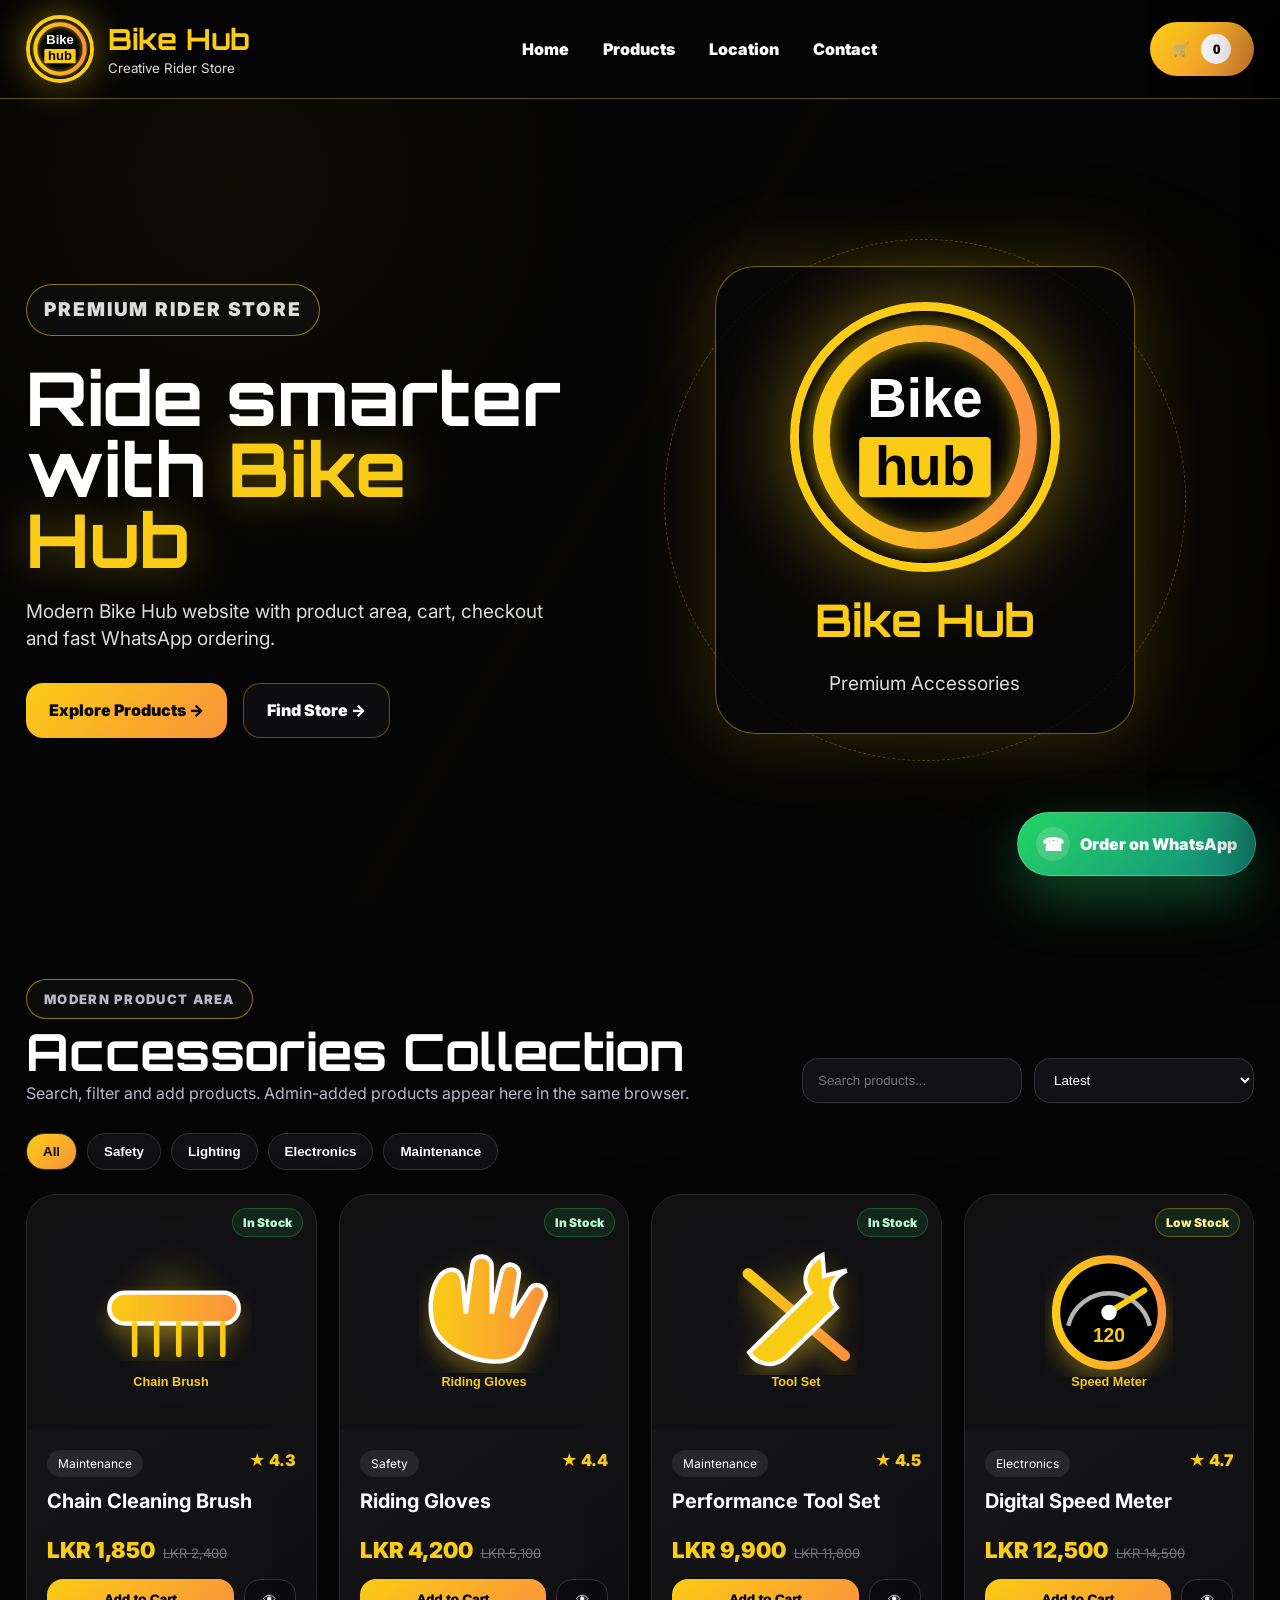
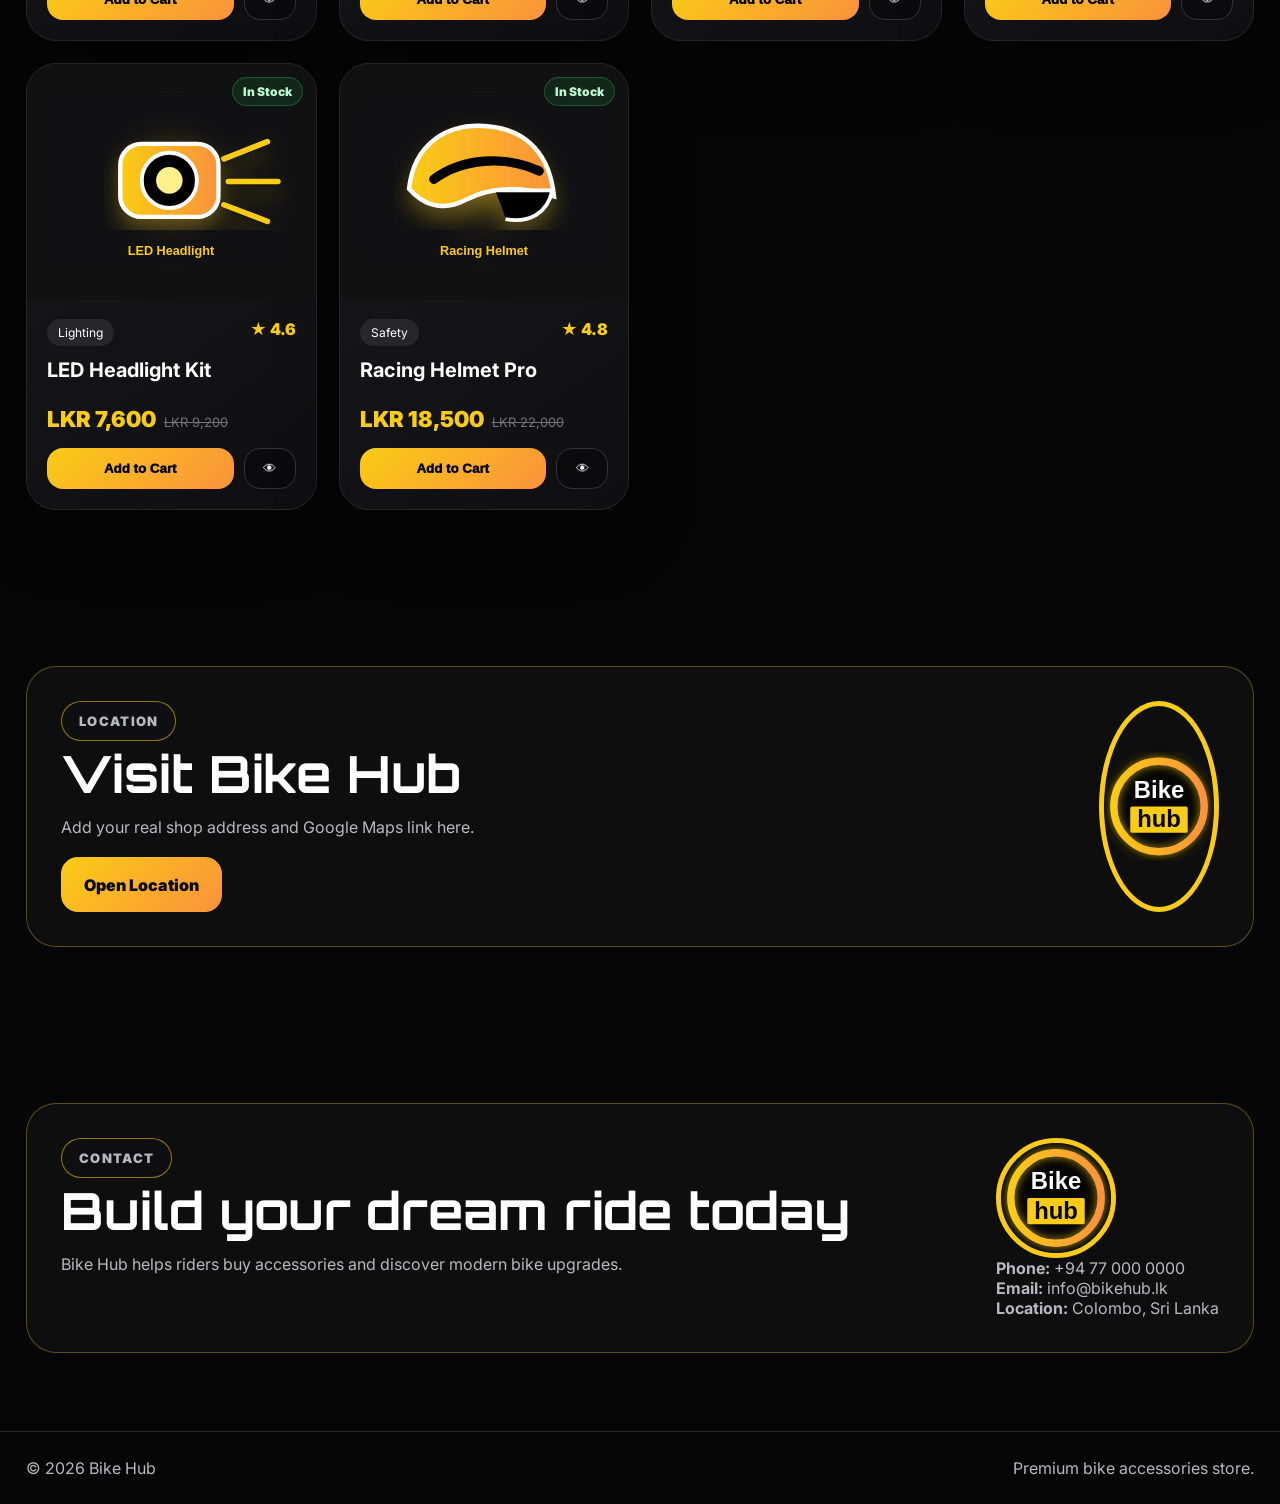
<file: index.html>
<!DOCTYPE html>
<html lang="en">
<head>
  <meta charset="UTF-8"><meta name="viewport" content="width=device-width, initial-scale=1.0">
  <title>Bike Hub | Premium Bike Accessories</title>
  <link rel="stylesheet" href="assets/css/style.css"><link rel="icon" href="assets/images/logo.svg">
  <link href="https://fonts.googleapis.com/css2?family=Orbitron:wght@500;700;900&family=Inter:wght@400;500;600;700;800;900&display=swap" rel="stylesheet">
</head>
<body>
<header class="site-header"><div class="container nav-wrap">
  <a class="brand" href="#home"><img src="assets/images/logo.svg"><span><strong>Bike Hub</strong><small>Creative Rider Store</small></span></a>
  <nav class="nav"><a href="#home">Home</a><a href="#products">Products</a><a href="#location">Location</a><a href="#contact">Contact</a></nav>
  <button class="cart-pill" id="openCart">🛒 <span id="cartCount">0</span></button>
</div></header>
<main>
<section class="hero" id="home"><div class="container hero-grid">
  <div><p class="kicker">Premium Rider Store</p><h1>Ride smarter<br>with <span>Bike</span><br><span>Hub</span></h1><p>Modern Bike Hub website with product area, cart, checkout and fast WhatsApp ordering.</p><div class="hero-actions"><a href="#products" class="btn primary">Explore Products →</a><a href="#location" class="btn ghost">Find Store →</a></div></div>
  <div class="logo-stage"><div class="hero-logo"><img src="assets/images/logo.svg"><h2>Bike Hub</h2><p>Premium Accessories</p></div></div>
</div></section>
<section class="section" id="products"><div class="container">
  <div class="section-head"><div><p class="kicker">Modern Product Area</p><h2>Accessories Collection</h2><p>Search, filter and add products. Admin-added products appear here in the same browser.</p></div><div class="toolbar"><input id="search" placeholder="Search products..."><select id="sort"><option value="latest">Latest</option><option value="low">Price Low to High</option><option value="high">Price High to Low</option><option value="stock">Stock Available</option></select></div></div>
  <div class="pills" id="pills"></div><div class="grid" id="grid"></div>
</div></section>
<section class="section" id="location"><div class="container contact"><div><p class="kicker">Location</p><h2>Visit Bike Hub</h2><p style="margin:12px 0 20px">Add your real shop address and Google Maps link here.</p><a class="btn primary" href="https://share.google/Y3x25ZjLcrM0lJzkl" target="_blank">Open Location</a></div><img class="contact-logo" src="assets/images/logo.svg"></div></section>
<section class="section" id="contact"><div class="container contact"><div><p class="kicker">Contact</p><h2>Build your dream ride today</h2><p style="margin-top:12px">Bike Hub helps riders buy accessories and discover modern bike upgrades.</p></div><div><img class="contact-logo" src="assets/images/logo.svg"><p><b>Phone:</b> +94 77 000 0000</p><p><b>Email:</b> info@bikehub.lk</p><p><b>Location:</b> Colombo, Sri Lanka</p></div></div></section>
</main>
<aside class="drawer" id="drawer"><div class="drawer-head"><h2>Bike Hub Cart</h2><button id="closeCart">×</button></div><div class="items" id="items"></div><div class="drawer-foot"><div class="total"><span>Total</span><strong id="total">LKR 0</strong></div><button class="btn primary full" id="checkoutBtn">Purchase / Place Order</button>
<button class="btn whatsapp-btn full" id="whatsappCartBtn" type="button">Order Cart on WhatsApp</button></div></aside>
<div class="modal" id="checkoutModal"><form class="modal-card" id="checkoutForm"><div class="modal-head"><div><h2>Place Your Order</h2><p style="color:var(--muted)">Enter your details to place your Bike Hub order.</p></div><button type="button" class="modal-close" id="closeCheckout">×</button></div>
<div class="form-grid"><label>Customer Name<input id="customerName" required></label><label>Phone<input id="phone" required></label><label>Email<input id="email"></label><label>Delivery Address<textarea id="address" required></textarea></label><label class="full-field">Order Note<textarea id="note"></textarea></label></div>
<div class="payments"><label class="pay active"><input type="radio" name="payment" value="COD" checked><b>💵 Cash on Delivery</b></label><label class="pay"><input type="radio" name="payment" value="CARD_DEMO"><b>💳 Card Demo</b></label></div>
<div class="cardbox" id="cardbox"><p style="color:#fef08a;margin-bottom:12px">Demo only. Do not use real card details.</p><div class="form-grid"><label>Card Number<input id="cardNumber" maxlength="19" placeholder="4111 1111 1111 1111"></label><label>CVV<input id="cvv" maxlength="4"></label></div></div>
<div class="total"><span>Total</span><strong id="checkoutTotal">LKR 0</strong></div><button class="btn primary full">Confirm Order</button><p id="msg" style="color:var(--yellow);font-weight:900;margin-top:12px"></p></form></div>

<div class="modal" id="inspectModal">
  <div class="modal-card inspect-card">
    <div class="modal-head">
      <div>
        <p class="kicker">Product Inspect View</p>
        <h2 id="inspectTitle">Product Details</h2>
      </div>
      <button type="button" class="modal-close" id="closeInspect">×</button>
    </div>

    <div class="inspect-layout">
      <div>
        <div class="inspect-photo-wrap" id="zoomBox">
          <img id="inspectImage" src="assets/images/logo.svg" alt="Product photo">
        </div>
        <div class="zoom-controls">
          <button type="button" id="zoomOutBtn">− Zoom Out</button>
          <button type="button" id="zoomResetBtn">Reset</button>
          <button type="button" id="zoomInBtn">+ Zoom In</button>
        </div>
        <p class="zoom-help">Move your mouse over the photo to inspect details. On mobile, tap Zoom In.</p>
      </div>

      <div class="inspect-info">
        <span class="cat" id="inspectCategory">Category</span>
        <h3 id="inspectName">Product Name</h3>
        <div class="inspect-price-row">
          <span class="price" id="inspectPrice">LKR 0</span>
          <span class="old" id="inspectOldPrice">LKR 0</span>
        </div>
        <p id="inspectStock" class="inspect-stock">Stock available</p>
        <p id="inspectDescription" class="inspect-desc">
          Premium Bike Hub product with modern style, rider safety, and high performance quality.
        </p>
        <button type="button" class="btn primary full" id="inspectAddBtn">Add to Cart</button>
<button type="button" class="btn whatsapp-btn full" id="inspectWhatsAppBtn">Order This Item on WhatsApp</button>
      </div>
    </div>
  </div>
</div>


<a class="whatsapp-float" id="whatsappFloat" href="#" target="_blank" aria-label="Order on WhatsApp">
  <span class="wa-icon">☎</span>
  <span class="wa-text">Order on WhatsApp</span>
</a>

<div class="overlay" id="overlay"></div>
<footer class="footer"><div class="container"><p>© 2026 Bike Hub</p><p>Premium bike accessories store.</p></div></footer>
<script src="assets/js/store.js"></script>
</body></html>
</file>
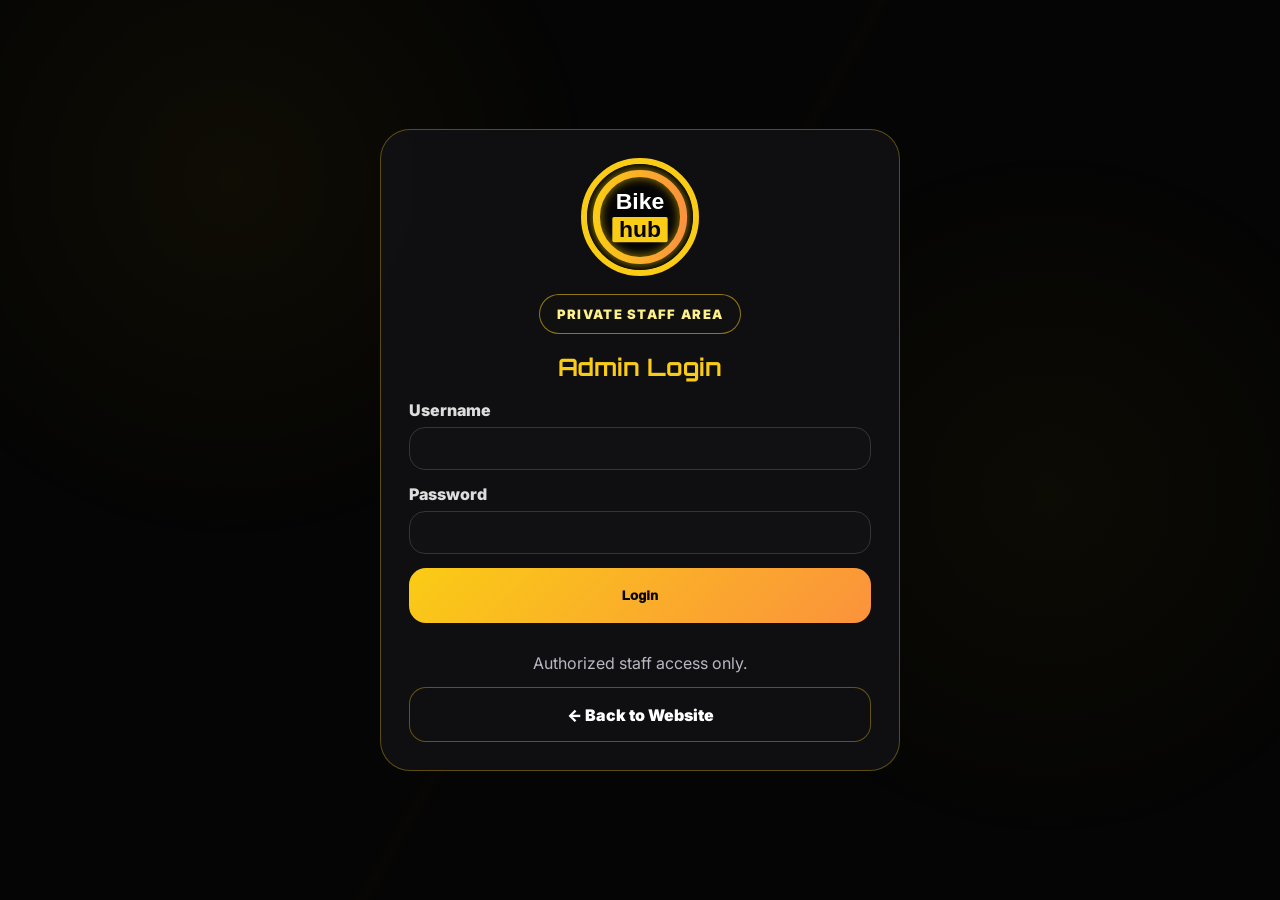
<file: admin.html>
<!DOCTYPE html>
<html lang="en">
<head>
<meta charset="UTF-8"><meta name="viewport" content="width=device-width, initial-scale=1.0"><title>Bike Hub | Admin Panel</title>
<link rel="stylesheet" href="assets/css/style.css"><link rel="icon" href="assets/images/logo.svg">
<link href="https://fonts.googleapis.com/css2?family=Orbitron:wght@500;700;900&family=Inter:wght@400;500;600;700;800;900&display=swap" rel="stylesheet">
</head>
<body>
<main class="login-wrap" id="loginView"><section class="login"><img src="assets/images/logo.svg"><p class="kicker">Private Staff Area</p><h1 style="font-family:Orbitron,sans-serif;color:var(--yellow);margin:18px 0">Admin Login</h1><form id="loginForm" class="form-grid" style="grid-template-columns:1fr;text-align:left"><label>Username<input id="username" required></label><label>Password<input id="password" type="password" required></label><button class="btn primary full">Login</button><p id="loginMsg" style="color:var(--yellow);font-weight:900"></p></form><p style="color:var(--muted);margin-top:16px">Authorized staff access only.</p><a class="btn ghost full" href="index.html" style="margin-top:14px">← Back to Website</a></section></main>
<main class="admin-page" id="adminView" style="display:none">
<div class="top"><a class="brand" href="index.html"><img src="assets/images/logo.svg"><span><strong>Bike Hub</strong><small>Admin Panel</small></span></a><div style="display:flex;gap:10px;flex-wrap:wrap"><button class="btn ghost" id="csvBtn">Download Orders CSV</button><button class="btn ghost" id="resetBtn">Reset Demo</button><button class="btn primary" id="logoutBtn">Logout</button></div></div>
<div class="stats" id="stats"></div>
<div class="tabs"><button class="tab active" data-tab="products">Product Management</button><button class="tab" data-tab="orders">Orders</button><button class="tab" data-tab="report">Monthly Report</button></div>
<section class="panel tabpanel" id="productsPanel"><div class="section-head"><div><p class="kicker">Product Management</p><h2>Add / Update Products</h2><p>Upload real product photo. Products will show on the customer website in this browser.</p></div></div>
<div class="admin-grid"><form id="productForm" class="login" style="width:100%;text-align:left"><input id="productId" type="hidden"><div class="form-grid"><label>Product Name<input id="pName" required></label><label>Category<select id="pCategory"><option>Safety</option><option>Lighting</option><option>Electronics</option><option>Maintenance</option></select></label><label>Price<input id="pPrice" type="number" required></label><label>Old Price<input id="pOld" type="number"></label><label>Stock<input id="pStock" type="number" required></label><label>Rating<input id="pRating" type="number" step="0.1" value="4.5"></label><label class="full-field">Real Product Photo<input id="pPhoto" type="file" accept="image/jpeg,image/png,image/webp"></label></div><div class="preview"><div><b>Preview</b><p style="color:var(--muted)">JPG, PNG or WebP under 1.5MB.</p></div><img id="preview" src="assets/images/logo.svg"></div><button class="btn primary full" id="saveBtn">Add Product</button><button class="btn ghost full" type="button" id="clearBtn" style="margin-top:10px">Clear</button><p id="pMsg" style="color:var(--yellow);font-weight:900;margin-top:10px"></p></form><div><div class="toolbar" style="margin-bottom:14px"><input id="adminSearch" placeholder="Search products..."></div><div class="admin-list" id="adminProducts"></div></div></div></section>
<section class="panel tabpanel" id="ordersPanel" style="display:none"><div class="section-head"><div><p class="kicker">Order Management</p><h2>Customer Orders</h2><p>Orders from checkout demo appear here.</p></div></div><div id="orders"></div></section>
<section class="panel tabpanel" id="reportPanel" style="display:none"><div class="section-head"><div><p class="kicker">Monthly Report</p><h2>Sales Summary</h2><p>Simple monthly sales report from local orders.</p></div></div><div id="report"></div></section>
</main>
<script src="assets/js/admin.js"></script>
</body></html>
</file>
<file: assets/css/style.css>
:root{--bg:#050505;--panel:#111113;--text:#fff;--muted:#b8b8c2;--yellow:#facc15;--orange:#fb923c;--border:rgba(250,204,21,.32)}
*{box-sizing:border-box;margin:0;padding:0}html{scroll-behavior:smooth}body{font-family:Inter,system-ui,sans-serif;background:#050505;color:#fff;overflow-x:hidden}a{text-decoration:none;color:inherit}img{max-width:100%;display:block}.container{width:min(1420px,calc(100% - 52px));margin:auto}
body:before{content:"";position:fixed;inset:0;pointer-events:none;z-index:-1;opacity:.25;background:radial-gradient(circle at 18% 20%,rgba(250,204,21,.18),transparent 30%),radial-gradient(circle at 82% 55%,rgba(250,204,21,.14),transparent 32%),linear-gradient(120deg,transparent 0 48%,rgba(250,204,21,.06) 49%,transparent 50%)}
.site-header{position:sticky;top:0;z-index:50;background:rgba(5,5,5,.94);border-bottom:1px solid rgba(250,204,21,.38);backdrop-filter:blur(14px)}
.nav-wrap{min-height:98px;display:flex;align-items:center;justify-content:space-between;gap:18px}.brand{display:flex;align-items:center;gap:14px}.brand img{width:68px;height:68px;border-radius:50%;border:4px solid var(--yellow);box-shadow:0 0 38px rgba(250,204,21,.46)}.brand strong{display:block;font-family:Orbitron,sans-serif;font-size:29px;color:var(--yellow)}.brand small{color:#ddd}.nav{display:flex;gap:34px;font-weight:900}.nav a:hover{color:var(--yellow)}
.cart-pill{border:0;min-width:104px;min-height:54px;border-radius:999px;background:linear-gradient(135deg,var(--yellow),var(--orange));font-weight:950;cursor:pointer}.cart-pill span{display:inline-grid;place-items:center;background:#fff;border-radius:50%;width:30px;height:30px;margin-left:8px}
.hero{min-height:calc(100vh - 98px);display:grid;align-items:center;padding:70px 0}.hero-grid{display:grid;grid-template-columns:.9fr 1.1fr;gap:30px;align-items:center}.kicker{display:inline-flex;border:1px solid rgba(250,204,21,.55);color:#fef08a;border-radius:999px;padding:11px 17px;font-weight:950;font-size:13px;letter-spacing:.1em;text-transform:uppercase;background:rgba(17,17,19,.65)}
.hero h1{font-family:Orbitron,sans-serif;font-size:clamp(54px,5.8vw,90px);line-height:.96;margin-top:26px}.hero h1 span{color:var(--yellow);text-shadow:0 0 45px rgba(250,204,21,.42)}.hero p{max-width:640px;color:#ddd;font-size:19px;line-height:1.45;margin-top:22px}.hero-actions{display:flex;gap:16px;flex-wrap:wrap;margin-top:30px}
.btn{display:inline-flex;align-items:center;justify-content:center;gap:10px;border:0;border-radius:17px;min-height:55px;padding:13px 23px;font-weight:950;cursor:pointer}.btn.primary{background:linear-gradient(135deg,var(--yellow),var(--orange));color:#080808}.btn.ghost{background:rgba(17,17,19,.75);border:1px solid rgba(250,204,21,.36);color:#fff}.btn.full{width:100%}
.logo-stage{display:grid;place-items:center;min-height:520px;position:relative}.logo-stage:before{content:"";position:absolute;width:520px;height:520px;border-radius:50%;border:1px dashed rgba(250,204,21,.28);animation:spin 22s linear infinite}.hero-logo{position:relative;z-index:2;width:min(420px,92%);text-align:center;display:grid;place-items:center;border:1px solid rgba(250,204,21,.45);border-radius:40px;background:rgba(8,8,9,.78);padding:35px;box-shadow:0 0 78px rgba(250,204,21,.2)}.hero-logo img{width:270px;border-radius:50%;border:9px solid var(--yellow);box-shadow:0 0 80px rgba(250,204,21,.42)}.hero-logo h2{font-family:Orbitron,sans-serif;color:var(--yellow);font-size:45px;margin-top:20px}@keyframes spin{to{transform:rotate(360deg)}}
.section{padding:78px 0}.section-head{display:flex;justify-content:space-between;gap:28px;align-items:flex-end;margin-bottom:30px}.section h2{font-family:Orbitron,sans-serif;font-size:clamp(34px,4vw,54px)}.section p{color:var(--muted)}.toolbar{display:flex;gap:12px;flex-wrap:wrap}.toolbar input,.toolbar select,input,select,textarea{background:#111113;border:1px solid #34343a;color:white;border-radius:16px;padding:13px 15px;outline:none}.toolbar input,.toolbar select{min-width:220px}
.pills{display:flex;gap:10px;flex-wrap:wrap;margin-bottom:24px}.pill{border:1px solid #333;background:#111113;color:white;border-radius:999px;padding:10px 16px;font-weight:900;cursor:pointer}.pill.active{background:linear-gradient(135deg,var(--yellow),var(--orange));color:#080808}
.grid{display:grid;grid-template-columns:repeat(4,1fr);gap:22px}.card{overflow:hidden;border:1px solid #27272a;border-radius:30px;background:linear-gradient(145deg,rgba(255,255,255,.04),transparent),rgba(17,17,19,.9);box-shadow:0 25px 65px rgba(0,0,0,.28);transition:.25s}.card:hover{transform:translateY(-8px);border-color:rgba(250,204,21,.48)}.pic{height:235px;display:grid;place-items:center;background:radial-gradient(circle,rgba(250,204,21,.18),transparent 50%),#111;position:relative}.pic img{width:88%;height:195px;object-fit:contain}.stock{position:absolute;top:13px;right:13px;border:1px solid rgba(34,197,94,.32);background:rgba(34,197,94,.12);color:#bbf7d0;border-radius:999px;padding:6px 10px;font-size:12px;font-weight:950}.stock.low{border-color:rgba(250,204,21,.32);color:#fef08a}.body{padding:20px}.meta{display:flex;justify-content:space-between;margin-bottom:12px}.cat{background:#27272a;border-radius:999px;padding:6px 11px;font-size:12px}.rating,.price{color:var(--yellow);font-weight:950}.title{font-size:20px;min-height:48px}.price{font-size:22px}.old{color:#71717a;text-decoration:line-through;font-size:13px;margin-left:8px}.actions{display:grid;grid-template-columns:1fr auto;gap:10px;margin-top:16px}.icon{border:1px solid #333;background:#0b0b0d;color:white;border-radius:16px;width:52px;cursor:pointer}.add{border:0;border-radius:16px;background:linear-gradient(135deg,var(--yellow),var(--orange));font-weight:950;padding:13px;cursor:pointer}.qty{display:grid;grid-template-columns:44px 1fr 44px;gap:8px;margin-top:16px;border:1px solid #27272a;border-radius:18px;padding:8px}.qty button{border:0;border-radius:14px;background:#27272a;color:white;font-size:20px}.qty button:last-child{background:var(--yellow);color:#080808}
.drawer{position:fixed;top:0;right:-460px;z-index:100;width:min(460px,100%);height:100vh;background:#101012;border-left:1px solid #27272a;transition:.3s;display:flex;flex-direction:column;box-shadow:-30px 0 70px rgba(0,0,0,.5)}.drawer.open{right:0}.drawer-head{display:flex;justify-content:space-between;align-items:center;padding:22px;border-bottom:1px solid #27272a}.drawer-head h2{font-family:Orbitron,sans-serif;color:var(--yellow)}.drawer-head button,.modal-close{width:42px;height:42px;border:1px solid #333;background:transparent;color:white;border-radius:14px;font-size:26px;cursor:pointer}.items{flex:1;overflow:auto;padding:18px}.cart-item{display:grid;grid-template-columns:60px 1fr auto;gap:12px;align-items:center;border-bottom:1px solid #27272a;padding:12px 0}.cart-item img{width:60px;height:60px;object-fit:contain;background:rgba(250,204,21,.08);border-radius:16px;padding:6px}.cart-item p{color:var(--muted);font-size:13px}.remove{border:1px solid #333;background:transparent;color:white;border-radius:12px;padding:8px}.drawer-foot{padding:22px;border-top:1px solid #27272a}.total{display:flex;justify-content:space-between;color:var(--yellow);font-size:22px;font-weight:950;margin-bottom:16px}
.overlay{position:fixed;inset:0;background:rgba(0,0,0,.67);z-index:90;opacity:0;visibility:hidden}.overlay.show{opacity:1;visibility:visible}
.modal{position:fixed;inset:0;z-index:120;display:grid;place-items:center;padding:24px;opacity:0;visibility:hidden}.modal.open{opacity:1;visibility:visible}.modal-card{width:min(880px,100%);max-height:calc(100vh - 44px);overflow:auto;border:1px solid rgba(250,204,21,.35);border-radius:30px;background:#101012;padding:26px;box-shadow:0 35px 90px rgba(0,0,0,.55)}.modal-head{display:flex;justify-content:space-between;gap:18px;margin-bottom:18px}.form-grid{display:grid;grid-template-columns:1fr 1fr;gap:14px}.form-grid label{display:grid;gap:7px;color:#ddd;font-weight:850}.form-grid textarea{min-height:90px}.full-field{grid-column:1/-1}.payments{display:grid;grid-template-columns:1fr 1fr;gap:14px;margin:18px 0}.pay{border:1px solid #333;border-radius:18px;padding:16px}.pay.active{border-color:var(--yellow);box-shadow:0 0 0 4px rgba(250,204,21,.09)}.pay input{display:none}.cardbox{display:none;border:1px solid rgba(250,204,21,.25);background:rgba(250,204,21,.05);border-radius:18px;padding:16px;margin-bottom:16px}.cardbox.open{display:block}
.contact{display:flex;justify-content:space-between;gap:26px;border:1px solid var(--border);border-radius:30px;background:rgba(17,17,19,.84);padding:34px}.contact-logo{width:120px;border-radius:50%;border:5px solid var(--yellow)}.footer{border-top:1px solid #27272a;padding:26px 0;color:var(--muted)}.footer .container{display:flex;justify-content:space-between}
.admin-page{width:min(1450px,calc(100% - 46px));margin:auto;padding:34px 0}.login-wrap{min-height:100vh;display:grid;place-items:center}.panel,.login{border:1px solid var(--border);border-radius:30px;background:rgba(17,17,19,.9);padding:28px}.login{width:min(520px,100%);text-align:center}.login img{width:118px;margin:0 auto 18px;border-radius:50%;border:6px solid var(--yellow)}.top{display:flex;justify-content:space-between;gap:16px;margin-bottom:22px}.tabs{display:flex;gap:10px;flex-wrap:wrap;margin-bottom:20px}.tab{border:1px solid #333;background:#111113;color:white;border-radius:999px;padding:10px 16px;font-weight:900}.tab.active{background:linear-gradient(135deg,var(--yellow),var(--orange));color:#080808}.admin-grid{display:grid;grid-template-columns:.9fr 1.1fr;gap:20px}.admin-list{display:grid;gap:12px;max-height:630px;overflow:auto}.admin-row{display:grid;grid-template-columns:70px 1fr auto;gap:14px;align-items:center;border:1px solid #2d2d33;border-radius:18px;background:#0c0c0e;padding:12px}.admin-row img{width:70px;height:70px;object-fit:cover;border-radius:14px}.danger,.success{border-radius:12px;padding:10px 12px;font-weight:900;cursor:pointer}.danger{border:1px solid rgba(244,63,94,.45);background:rgba(244,63,94,.13);color:#fecdd3}.success{border:1px solid rgba(34,197,94,.45);background:rgba(34,197,94,.13);color:#bbf7d0}.preview{display:grid;grid-template-columns:1fr 120px;gap:14px;align-items:center;border:1px solid rgba(250,204,21,.24);border-radius:18px;padding:14px;margin:14px 0}.preview img{width:120px;height:95px;object-fit:cover;border-radius:14px}.order{border:1px solid #2d2d33;border-radius:20px;background:#0c0c0e;padding:18px;margin-bottom:14px}.order-top{display:flex;justify-content:space-between}.customer{background:rgba(250,204,21,.05);border-radius:16px;padding:14px;margin:12px 0}.stats{display:grid;grid-template-columns:repeat(3,1fr);gap:16px;margin-bottom:20px}.stats article{border:1px solid var(--border);border-radius:22px;background:#101012;padding:20px}.stats strong{display:block;color:var(--yellow);font-size:30px}.empty{grid-column:1/-1;border:1px solid #27272a;border-radius:22px;background:#101012;color:var(--muted);padding:22px}
@media(max-width:1100px){.grid{grid-template-columns:repeat(2,1fr)}.hero-grid,.admin-grid{grid-template-columns:1fr}.section-head{align-items:flex-start;flex-direction:column}.nav{display:none}.logo-stage{min-height:420px}}@media(max-width:700px){.container{width:min(100%,calc(100% - 28px))}.grid,.form-grid,.payments,.stats{grid-template-columns:1fr}.hero h1{font-size:48px}.contact,.top,.footer .container{flex-direction:column}.admin-row{grid-template-columns:60px 1fr}.preview{grid-template-columns:1fr}.preview img{width:100%;height:170px}}


/* ===== Product Inspect + Zoom View ===== */
.inspect-card {
  width: min(1080px, 96vw);
}

.inspect-layout {
  display: grid;
  grid-template-columns: 1.05fr .95fr;
  gap: 26px;
  align-items: start;
}

.inspect-photo-wrap {
  position: relative;
  height: 430px;
  border: 1px solid rgba(250,204,21,.34);
  border-radius: 26px;
  overflow: hidden;
  background:
    radial-gradient(circle at center, rgba(250,204,21,.20), transparent 52%),
    #08080a;
  cursor: zoom-in;
}

.inspect-photo-wrap img {
  width: 100%;
  height: 100%;
  object-fit: contain;
  padding: 22px;
  transition: transform .16s ease;
  transform-origin: center center;
  user-select: none;
  pointer-events: none;
}

.inspect-photo-wrap.zoomed {
  cursor: zoom-out;
}

.zoom-controls {
  display: grid;
  grid-template-columns: repeat(3, 1fr);
  gap: 10px;
  margin-top: 14px;
}

.zoom-controls button {
  border: 1px solid rgba(250,204,21,.35);
  background: rgba(17,17,19,.90);
  color: #fff;
  border-radius: 14px;
  padding: 12px;
  font-weight: 900;
  cursor: pointer;
}

.zoom-controls button:hover {
  background: rgba(250,204,21,.13);
  color: var(--yellow);
}

.zoom-help {
  margin-top: 10px;
  color: var(--muted);
  font-size: 14px;
}

.inspect-info {
  border: 1px solid rgba(250,204,21,.24);
  border-radius: 26px;
  background: rgba(17,17,19,.78);
  padding: 24px;
}

.inspect-info h3 {
  font-family: Orbitron, sans-serif;
  font-size: clamp(30px, 4vw, 48px);
  line-height: 1.05;
  margin: 18px 0;
  color: #fff;
}

.inspect-price-row {
  margin: 18px 0;
}

.inspect-stock {
  display: inline-flex;
  border: 1px solid rgba(34,197,94,.35);
  background: rgba(34,197,94,.12);
  color: #bbf7d0;
  border-radius: 999px;
  padding: 8px 12px;
  font-weight: 900;
  margin-bottom: 18px;
}

.inspect-desc {
  color: var(--muted);
  line-height: 1.7;
  margin: 12px 0 24px;
}

.pic {
  cursor: zoom-in;
}

@media(max-width:900px) {
  .inspect-layout {
    grid-template-columns: 1fr;
  }

  .inspect-photo-wrap {
    height: 330px;
  }

  .zoom-controls {
    grid-template-columns: 1fr;
  }
}


/* ===== WhatsApp Ordering + Publish Clean UI ===== */
.whatsapp-float {
  position: fixed;
  right: 24px;
  bottom: 24px;
  z-index: 80;
  display: inline-flex;
  align-items: center;
  gap: 10px;
  background: linear-gradient(135deg, #25D366, #128C7E);
  color: #fff;
  border-radius: 999px;
  padding: 14px 18px;
  box-shadow: 0 20px 55px rgba(37,211,102,.35);
  border: 1px solid rgba(255,255,255,.24);
  font-weight: 950;
  transition: .22s ease;
}

.whatsapp-float:hover {
  transform: translateY(-3px);
  box-shadow: 0 25px 70px rgba(37,211,102,.45);
}

.wa-icon {
  display: grid;
  place-items: center;
  width: 34px;
  height: 34px;
  background: rgba(255,255,255,.16);
  border-radius: 50%;
  font-size: 18px;
}

.whatsapp-btn {
  background: linear-gradient(135deg, #25D366, #128C7E);
  color: #fff;
  margin-top: 10px;
}

.whatsapp-btn:hover {
  filter: brightness(1.08);
}

.card .pic::after {
  content: "Click to inspect";
  position: absolute;
  left: 14px;
  bottom: 14px;
  background: rgba(5,5,5,.72);
  border: 1px solid rgba(250,204,21,.35);
  color: #fef08a;
  border-radius: 999px;
  padding: 6px 10px;
  font-size: 12px;
  font-weight: 900;
  opacity: 0;
  transform: translateY(6px);
  transition: .2s ease;
}

.card:hover .pic::after {
  opacity: 1;
  transform: translateY(0);
}

@media(max-width:700px) {
  .whatsapp-float {
    right: 14px;
    bottom: 14px;
    padding: 12px 14px;
  }

  .wa-text {
    display: none;
  }

  .wa-icon {
    width: 42px;
    height: 42px;
  }
}
</file>
